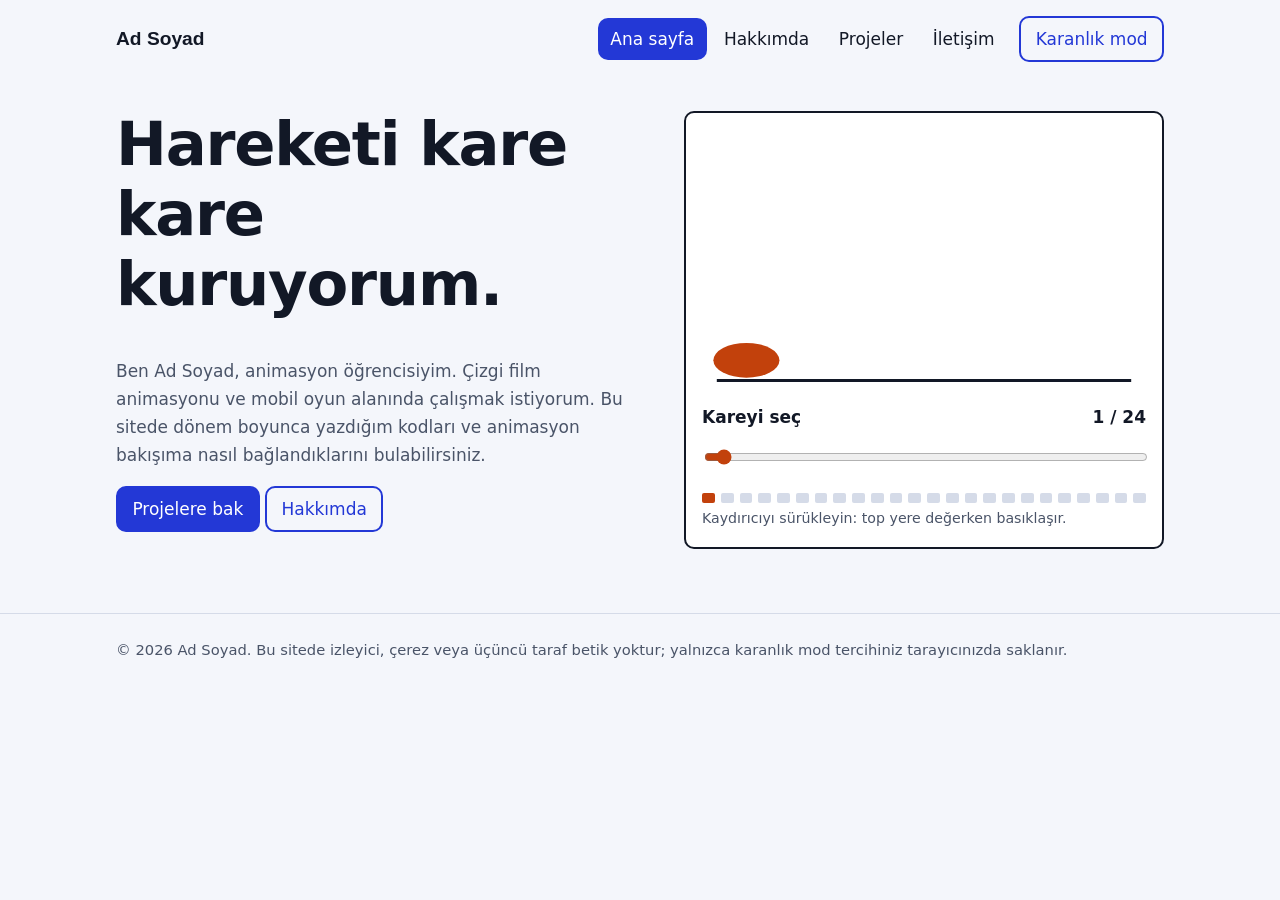
<file: index.html>
<!DOCTYPE html>
<html lang="tr">
<head>
<meta charset="utf-8">
<meta name="viewport" content="width=device-width, initial-scale=1">
<title>Ana sayfa | Ad Soyad</title>
<meta name="description" content="Animasyon öğrencisi Ad Soyad'ın kodlama ve animasyon çalışmaları portfolyosu.">
<link rel="stylesheet" href="style.css">
<script src="script.js" defer></script>
</head>
<body>
<a class="skip" href="#icerik">İçeriğe geç</a>
<header class="site">
<a class="brand" href="index.html">Ad Soyad</a>
<button id="menuBtn" aria-expanded="false" aria-controls="nav">Menü</button>
<nav id="nav" aria-label="Ana menü"><ul><li><a href="index.html" aria-current="page">Ana sayfa</a></li><li><a href="hakkimda.html">Hakkımda</a></li><li><a href="projeler.html">Projeler</a></li><li><a href="iletisim.html">İletişim</a></li></ul></nav>
<button id="themeBtn" aria-pressed="false">Karanlık mod</button>
</header>
<main id="icerik"><div class="wrap">
<section class="hero" aria-labelledby="baslik">
<div>
<h1 id="baslik">Hareketi kare kare kuruyorum.</h1>
<p class="lead">Ben Ad Soyad, animasyon öğrencisiyim. Çizgi film animasyonu ve mobil oyun alanında çalışmak istiyorum. Bu sitede dönem boyunca yazdığım kodları ve animasyon bakışıma nasıl bağlandıklarını bulabilirsiniz.</p>
<p><a class="btn primary" href="projeler.html">Projelere bak</a> <a class="btn" href="hakkimda.html">Hakkımda</a></p>
</div>
<div class="stage">
<svg viewBox="0 0 300 180" role="img" aria-label="Kaydırıcıyla kare kare hareket eden, zıplayan bir top"><line x1="10" y1="170" x2="290" y2="170" stroke="currentColor" stroke-width="2"/><ellipse id="ball" cx="30" cy="150" rx="18" ry="18" fill="var(--key)"/></svg>
<label for="frame"><span>Kareyi seç</span><span id="frameOut" aria-live="polite">1 / 24</span></label>
<input type="range" id="frame" min="1" max="24" value="1">
<div class="strip" id="strip" aria-hidden="true"></div>
<small>Kaydırıcıyı sürükleyin: top yere değerken basıklaşır.</small>
</div>
</section>
</div></main>
<footer><div class="wrap">© 2026 Ad Soyad. Bu sitede izleyici, çerez veya üçüncü taraf betik yoktur; yalnızca karanlık mod tercihiniz tarayıcınızda saklanır.</div></footer>
</body>
</html>
</file>
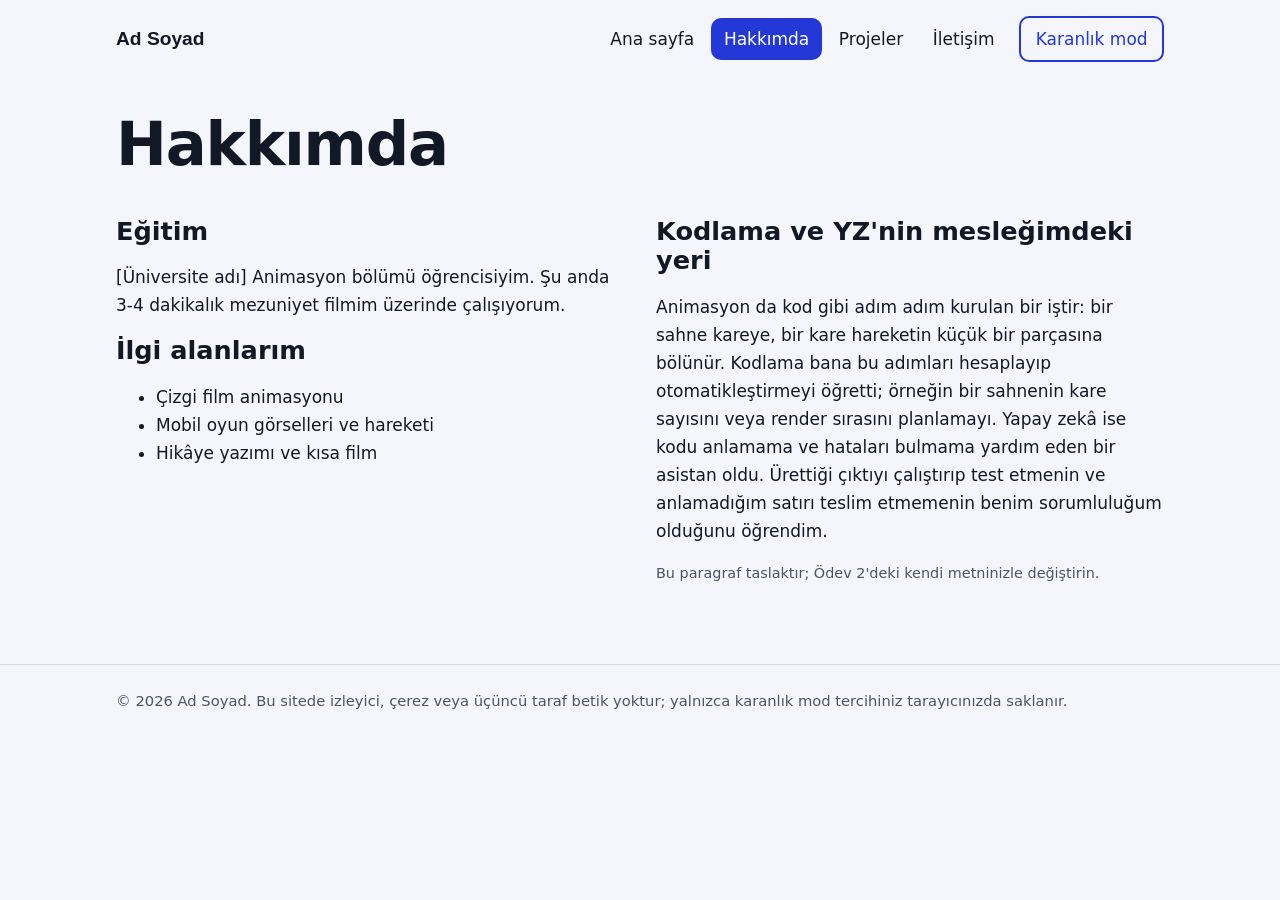
<file: hakkimda.html>
<!DOCTYPE html>
<html lang="tr">
<head>
<meta charset="utf-8">
<meta name="viewport" content="width=device-width, initial-scale=1">
<title>Hakkımda | Ad Soyad</title>
<meta name="description" content="Animasyon öğrencisi Ad Soyad'ın kodlama ve animasyon çalışmaları portfolyosu.">
<link rel="stylesheet" href="style.css">
<script src="script.js" defer></script>
</head>
<body>
<a class="skip" href="#icerik">İçeriğe geç</a>
<header class="site">
<a class="brand" href="index.html">Ad Soyad</a>
<button id="menuBtn" aria-expanded="false" aria-controls="nav">Menü</button>
<nav id="nav" aria-label="Ana menü"><ul><li><a href="index.html">Ana sayfa</a></li><li><a href="hakkimda.html" aria-current="page">Hakkımda</a></li><li><a href="projeler.html">Projeler</a></li><li><a href="iletisim.html">İletişim</a></li></ul></nav>
<button id="themeBtn" aria-pressed="false">Karanlık mod</button>
</header>
<main id="icerik"><div class="wrap">
<h1>Hakkımda</h1>
<div class="cols"><div class="prose">
<h2>Eğitim</h2>
<p>[Üniversite adı] Animasyon bölümü öğrencisiyim. Şu anda 3-4 dakikalık mezuniyet filmim üzerinde çalışıyorum.</p>
<h2>İlgi alanlarım</h2>
<ul><li>Çizgi film animasyonu</li><li>Mobil oyun görselleri ve hareketi</li><li>Hikâye yazımı ve kısa film</li></ul>
</div><div class="prose">
<h2>Kodlama ve YZ'nin mesleğimdeki yeri</h2>
<p>Animasyon da kod gibi adım adım kurulan bir iştir: bir sahne kareye, bir kare hareketin küçük bir parçasına bölünür. Kodlama bana bu adımları hesaplayıp otomatikleştirmeyi öğretti; örneğin bir sahnenin kare sayısını veya render sırasını planlamayı. Yapay zekâ ise kodu anlamama ve hataları bulmama yardım eden bir asistan oldu. Ürettiği çıktıyı çalıştırıp test etmenin ve anlamadığım satırı teslim etmemenin benim sorumluluğum olduğunu öğrendim.</p>
<p class="note">Bu paragraf taslaktır; Ödev 2'deki kendi metninizle değiştirin.</p>
</div></div>
</div></main>
<footer><div class="wrap">© 2026 Ad Soyad. Bu sitede izleyici, çerez veya üçüncü taraf betik yoktur; yalnızca karanlık mod tercihiniz tarayıcınızda saklanır.</div></footer>
</body>
</html>
</file>
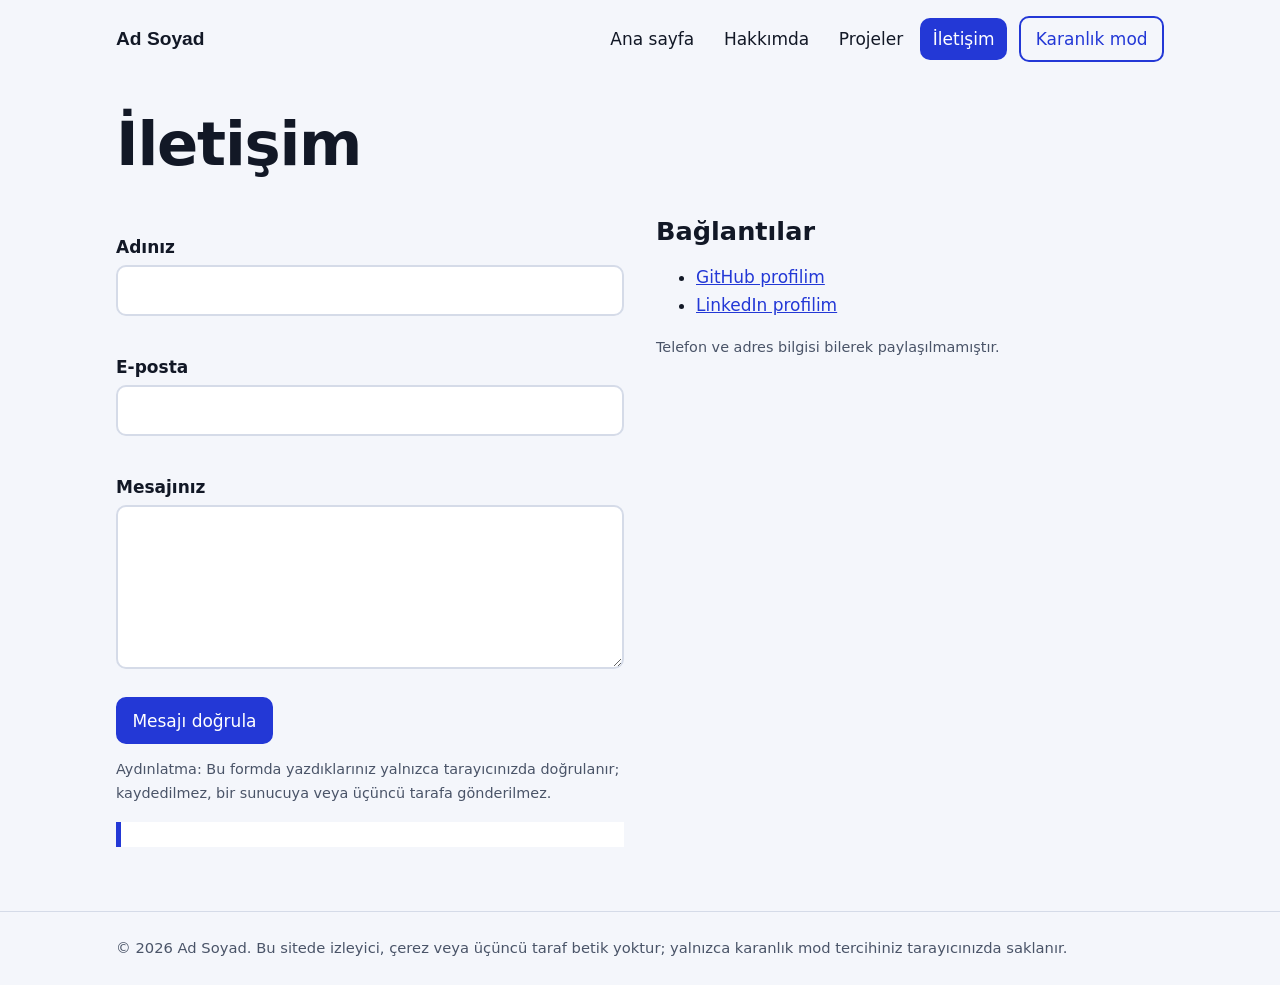
<file: iletisim.html>
<!DOCTYPE html>
<html lang="tr">
<head>
<meta charset="utf-8">
<meta name="viewport" content="width=device-width, initial-scale=1">
<title>İletişim | Ad Soyad</title>
<meta name="description" content="Animasyon öğrencisi Ad Soyad'ın kodlama ve animasyon çalışmaları portfolyosu.">
<link rel="stylesheet" href="style.css">
<script src="script.js" defer></script>
</head>
<body>
<a class="skip" href="#icerik">İçeriğe geç</a>
<header class="site">
<a class="brand" href="index.html">Ad Soyad</a>
<button id="menuBtn" aria-expanded="false" aria-controls="nav">Menü</button>
<nav id="nav" aria-label="Ana menü"><ul><li><a href="index.html">Ana sayfa</a></li><li><a href="hakkimda.html">Hakkımda</a></li><li><a href="projeler.html">Projeler</a></li><li><a href="iletisim.html" aria-current="page">İletişim</a></li></ul></nav>
<button id="themeBtn" aria-pressed="false">Karanlık mod</button>
</header>
<main id="icerik"><div class="wrap">
<h1>İletişim</h1>
<div class="cols"><div>
<form id="contactForm" novalidate>
<label for="ad">Adınız</label><input id="ad" name="ad" autocomplete="name" required aria-describedby="err-ad"><p class="err" id="err-ad"></p>
<label for="eposta">E-posta</label><input id="eposta" name="eposta" type="email" autocomplete="email" required aria-describedby="err-eposta"><p class="err" id="err-eposta"></p>
<label for="mesaj">Mesajınız</label><textarea id="mesaj" name="mesaj" rows="5" required aria-describedby="err-mesaj"></textarea><p class="err" id="err-mesaj"></p>
<button class="primary" type="submit">Mesajı doğrula</button>
<p class="note">Aydınlatma: Bu formda yazdıklarınız yalnızca tarayıcınızda doğrulanır; kaydedilmez, bir sunucuya veya üçüncü tarafa gönderilmez.</p>
<div id="formMsg" class="msg" role="status" aria-live="polite"></div>
</form></div>
<div class="prose"><h2>Bağlantılar</h2>
<ul><li><a href="https://github.com/KULLANICI_ADI">GitHub profilim</a></li><li><a href="https://www.linkedin.com/in/KULLANICI_ADI">LinkedIn profilim</a></li></ul>
<p class="note">Telefon ve adres bilgisi bilerek paylaşılmamıştır.</p></div></div>
</div></main>
<footer><div class="wrap">© 2026 Ad Soyad. Bu sitede izleyici, çerez veya üçüncü taraf betik yoktur; yalnızca karanlık mod tercihiniz tarayıcınızda saklanır.</div></footer>
</body>
</html>
</file>
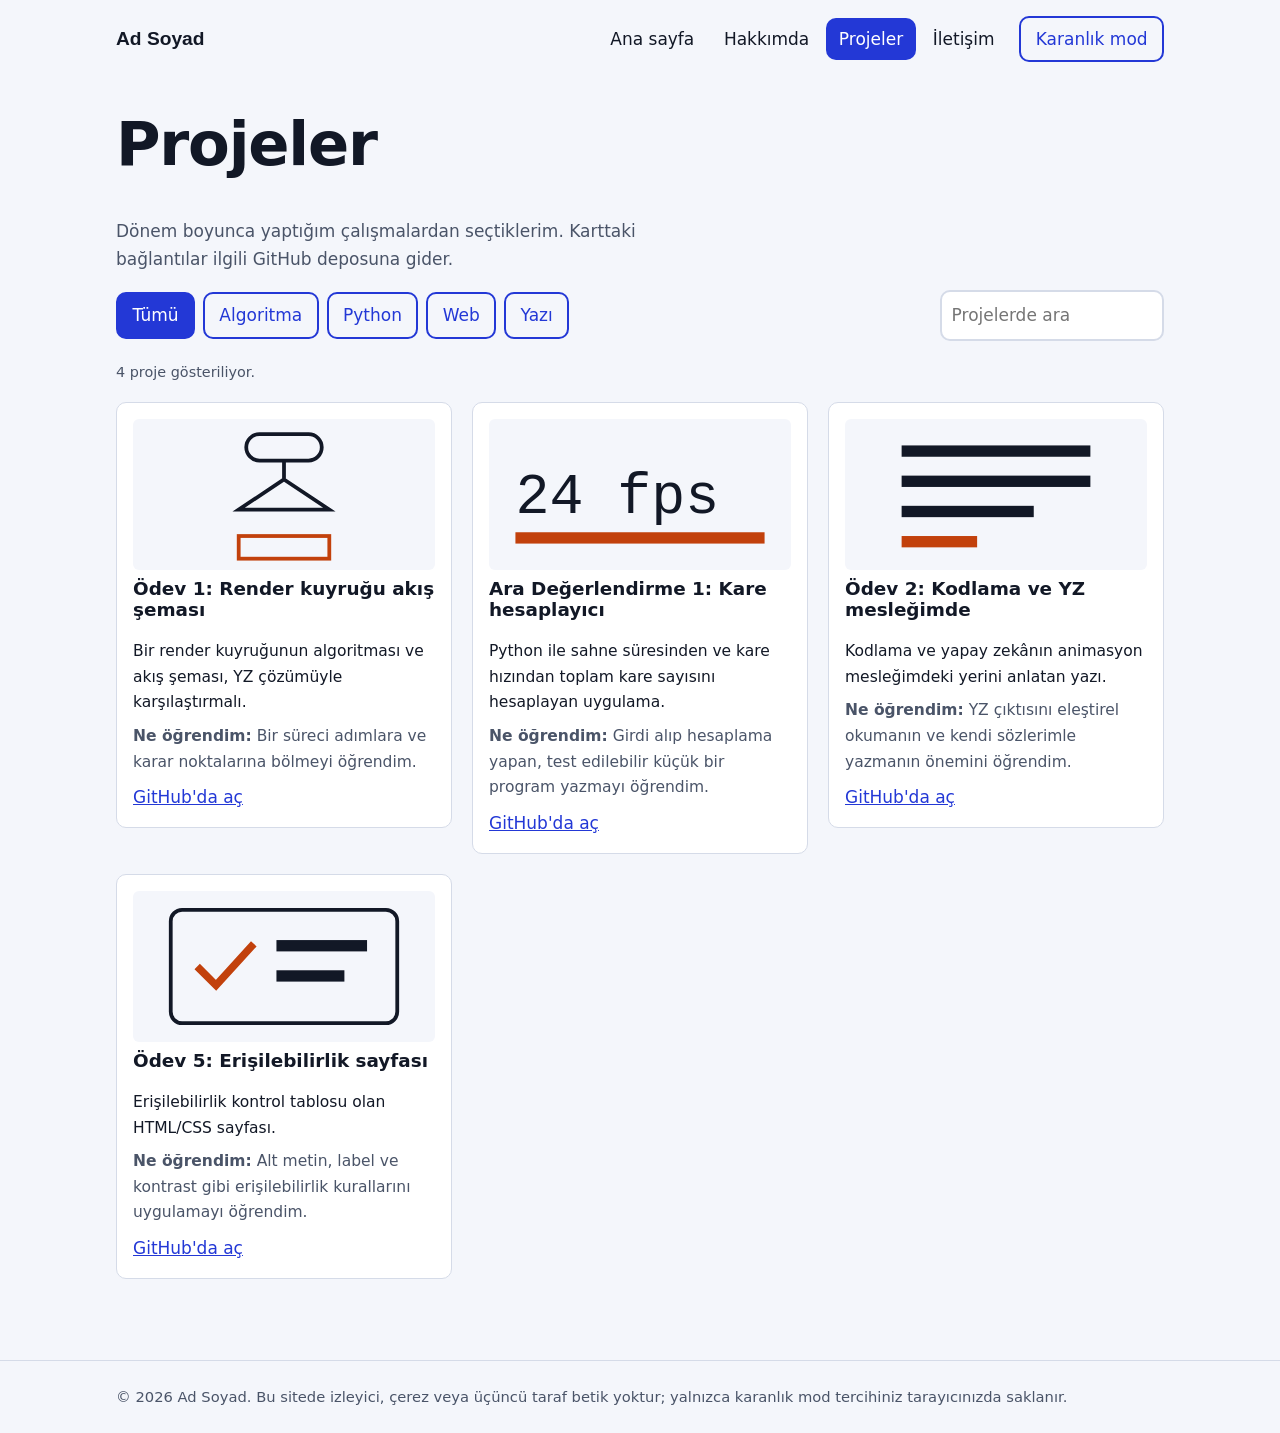
<file: projeler.html>
<!DOCTYPE html>
<html lang="tr">
<head>
<meta charset="utf-8">
<meta name="viewport" content="width=device-width, initial-scale=1">
<title>Projeler | Ad Soyad</title>
<meta name="description" content="Animasyon öğrencisi Ad Soyad'ın kodlama ve animasyon çalışmaları portfolyosu.">
<link rel="stylesheet" href="style.css">
<script src="script.js" defer></script>
</head>
<body>
<a class="skip" href="#icerik">İçeriğe geç</a>
<header class="site">
<a class="brand" href="index.html">Ad Soyad</a>
<button id="menuBtn" aria-expanded="false" aria-controls="nav">Menü</button>
<nav id="nav" aria-label="Ana menü"><ul><li><a href="index.html">Ana sayfa</a></li><li><a href="hakkimda.html">Hakkımda</a></li><li><a href="projeler.html" aria-current="page">Projeler</a></li><li><a href="iletisim.html">İletişim</a></li></ul></nav>
<button id="themeBtn" aria-pressed="false">Karanlık mod</button>
</header>
<main id="icerik"><div class="wrap">
<h1>Projeler</h1>
<p class="lead">Dönem boyunca yaptığım çalışmalardan seçtiklerim. Karttaki bağlantılar ilgili GitHub deposuna gider.</p>
<div class="tools" role="group" aria-label="Proje filtreleri">
<button data-filter="hepsi" aria-pressed="true">Tümü</button><button data-filter="algoritma" aria-pressed="false">Algoritma</button><button data-filter="python" aria-pressed="false">Python</button><button data-filter="web" aria-pressed="false">Web</button><button data-filter="yazi" aria-pressed="false">Yazı</button>
<label for="search" style="position:absolute;left:-999px">Projelerde ara</label>
<input type="search" id="search" placeholder="Projelerde ara">
</div>
<p id="count" class="note" aria-live="polite"></p>
<ul class="grid"><li><article class="card" data-cat="algoritma">
<svg viewBox="0 0 160 80" role="img" aria-label="Ödev 1: Render kuyruğu akış şeması için simge"><rect x="60" y="8" width="40" height="14" rx="7" fill="none" stroke="currentColor" stroke-width="2"/><path d="M80 22v10M80 32l-24 16h48z" fill="none" stroke="currentColor" stroke-width="2"/><rect x="56" y="62" width="48" height="12" fill="none" stroke="var(--key)" stroke-width="2"/></svg>
<h3>Ödev 1: Render kuyruğu akış şeması</h3><p>Bir render kuyruğunun algoritması ve akış şeması, YZ çözümüyle karşılaştırmalı.</p>
<p class="learned"><strong>Ne öğrendim:</strong> Bir süreci adımlara ve karar noktalarına bölmeyi öğrendim.</p>
<a href="https://github.com/KULLANICI_ADI/DEPO_ADI">GitHub'da aç</a>
</article></li><li><article class="card" data-cat="python">
<svg viewBox="0 0 160 80" role="img" aria-label="Ara Değerlendirme 1: Kare hesaplayıcı için simge"><text x="14" y="50" font-size="30" font-family="monospace" fill="currentColor">24 fps</text><rect x="14" y="60" width="132" height="6" fill="var(--key)"/></svg>
<h3>Ara Değerlendirme 1: Kare hesaplayıcı</h3><p>Python ile sahne süresinden ve kare hızından toplam kare sayısını hesaplayan uygulama.</p>
<p class="learned"><strong>Ne öğrendim:</strong> Girdi alıp hesaplama yapan, test edilebilir küçük bir program yazmayı öğrendim.</p>
<a href="https://github.com/KULLANICI_ADI/DEPO_ADI">GitHub'da aç</a>
</article></li><li><article class="card" data-cat="yazi">
<svg viewBox="0 0 160 80" role="img" aria-label="Ödev 2: Kodlama ve YZ mesleğimde için simge"><rect x="30" y="14" width="100" height="6" fill="currentColor"/><rect x="30" y="30" width="100" height="6" fill="currentColor"/><rect x="30" y="46" width="70" height="6" fill="currentColor"/><rect x="30" y="62" width="40" height="6" fill="var(--key)"/></svg>
<h3>Ödev 2: Kodlama ve YZ mesleğimde</h3><p>Kodlama ve yapay zekânın animasyon mesleğimdeki yerini anlatan yazı.</p>
<p class="learned"><strong>Ne öğrendim:</strong> YZ çıktısını eleştirel okumanın ve kendi sözlerimle yazmanın önemini öğrendim.</p>
<a href="https://github.com/KULLANICI_ADI/DEPO_ADI">GitHub'da aç</a>
</article></li><li><article class="card" data-cat="web">
<svg viewBox="0 0 160 80" role="img" aria-label="Ödev 5: Erişilebilirlik sayfası için simge"><rect x="20" y="10" width="120" height="60" rx="6" fill="none" stroke="currentColor" stroke-width="2"/><path d="M34 40l10 10 20-22" fill="none" stroke="var(--key)" stroke-width="4"/><rect x="76" y="26" width="48" height="6" fill="currentColor"/><rect x="76" y="42" width="36" height="6" fill="currentColor"/></svg>
<h3>Ödev 5: Erişilebilirlik sayfası</h3><p>Erişilebilirlik kontrol tablosu olan HTML/CSS sayfası.</p>
<p class="learned"><strong>Ne öğrendim:</strong> Alt metin, label ve kontrast gibi erişilebilirlik kurallarını uygulamayı öğrendim.</p>
<a href="https://github.com/KULLANICI_ADI/DEPO_ADI">GitHub'da aç</a>
</article></li></ul>
</div></main>
<footer><div class="wrap">© 2026 Ad Soyad. Bu sitede izleyici, çerez veya üçüncü taraf betik yoktur; yalnızca karanlık mod tercihiniz tarayıcınızda saklanır.</div></footer>
</body>
</html>
</file>
<file: style.css>
:root{--bg:#f4f6fb;--surface:#fff;--ink:#121826;--muted:#4a5468;--line:#d5dbe8;--accent:#2338d6;--on-accent:#fff;--key:#c2410c;--r:10px}
[data-theme=dark]{--bg:#0e1320;--surface:#171e30;--ink:#eef1f8;--muted:#a9b3c9;--line:#2b3550;--accent:#9db0ff;--on-accent:#0e1320;--key:#ff9a6b}
*{box-sizing:border-box}
html{scroll-padding-top:5rem}
body{margin:0;background:var(--bg);color:var(--ink);font:1.0625rem/1.65 "Segoe UI",system-ui,-apple-system,sans-serif}
h1,h2,h3{font-family:"Trebuchet MS","Segoe UI",system-ui,sans-serif;line-height:1.15;margin:0 0 .6em}
h1{font-size:clamp(2.2rem,6vw,3.8rem);font-weight:800;letter-spacing:-.02em}
h2{font-size:1.6rem}h3{font-size:1.15rem}
a{color:var(--accent)}
:focus-visible{outline:3px solid var(--key);outline-offset:2px}
.skip{position:absolute;left:-999px;background:var(--accent);color:var(--on-accent);padding:.5rem 1rem}
.skip:focus{left:1rem;top:1rem;z-index:10}
.wrap{max-width:68rem;margin:0 auto;padding:0 1.25rem}
header.site{display:flex;flex-wrap:wrap;align-items:center;gap:.75rem;max-width:68rem;margin:0 auto;padding:1rem 1.25rem}
.brand{font:800 1.2rem "Trebuchet MS",sans-serif;color:var(--ink);text-decoration:none;margin-right:auto}
nav ul{display:flex;gap:.25rem;list-style:none;margin:0;padding:0}
nav a{display:block;padding:.45rem .8rem;border-radius:var(--r);color:var(--ink);text-decoration:none}
nav a:hover{background:var(--line)}
nav a[aria-current=page]{background:var(--accent);color:var(--on-accent)}
button,.btn{font:inherit;cursor:pointer;border:2px solid var(--accent);background:transparent;color:var(--accent);padding:.45rem .9rem;border-radius:var(--r);text-decoration:none;display:inline-block}
button:hover,.btn:hover{background:var(--accent);color:var(--on-accent)}
.btn.primary,button.primary{background:var(--accent);color:var(--on-accent)}
#menuBtn{display:none}
main{padding:2rem 0 4rem}
.hero{display:grid;grid-template-columns:1.1fr 1fr;gap:2.5rem;align-items:center}
.lead{color:var(--muted);max-width:34rem}
.stage{background:var(--surface);border:2px solid var(--ink);border-radius:var(--r);padding:1rem}
.stage svg{width:100%;height:auto;display:block}
.stage label{display:flex;justify-content:space-between;font-weight:600;margin-top:.5rem}
.stage input[type=range]{width:100%;accent-color:var(--key)}
.stage small{color:var(--muted)}
.strip{display:flex;gap:6px;margin-top:.5rem}
.strip i{flex:1;height:10px;background:var(--line);border-radius:2px}
.strip i.on{background:var(--key)}
.grid{display:grid;grid-template-columns:repeat(auto-fill,minmax(16rem,1fr));gap:1.25rem;padding:0;list-style:none}
.card{background:var(--surface);border:1px solid var(--line);border-radius:var(--r);padding:1rem;display:flex;flex-direction:column;gap:.5rem}
.card svg{width:100%;height:auto;border-radius:6px;background:var(--bg)}
.card p{margin:0;font-size:.97rem}
.learned{color:var(--muted)}
.card a{margin-top:auto}
.tools{display:flex;flex-wrap:wrap;gap:.5rem;align-items:center;margin-bottom:1.25rem}
.tools button[aria-pressed=true]{background:var(--accent);color:var(--on-accent)}
input,textarea{font:inherit;width:100%;padding:.6rem;border:2px solid var(--line);border-radius:var(--r);background:var(--surface);color:var(--ink)}
.tools input{width:14rem;margin-left:auto}
label{font-weight:600;display:block;margin:1rem 0 .25rem}
.err{color:var(--key);font-size:.92rem;min-height:1.2em;margin:.2rem 0 0}
input[aria-invalid=true],textarea[aria-invalid=true]{border-color:var(--key)}
.msg{margin-top:1rem;padding:.8rem 1rem;border-left:5px solid var(--accent);background:var(--surface)}
.note{font-size:.9rem;color:var(--muted)}
.cols{display:grid;grid-template-columns:1fr 1fr;gap:2rem}
.prose{max-width:42rem}
footer{border-top:1px solid var(--line);padding:1.5rem 0;color:var(--muted);font-size:.92rem}
@media (max-width:760px){
 .hero,.cols{grid-template-columns:1fr}
 #menuBtn{display:inline-block}
 nav{display:none;width:100%;order:5}
 nav.open{display:block}
 nav ul{flex-direction:column}
 .tools input{margin-left:0;width:100%}
}
@media (max-width:480px){main{padding-top:1rem}h1{font-size:2rem}}
@media (prefers-reduced-motion:reduce){*{transition:none!important;animation:none!important}}
</file>
